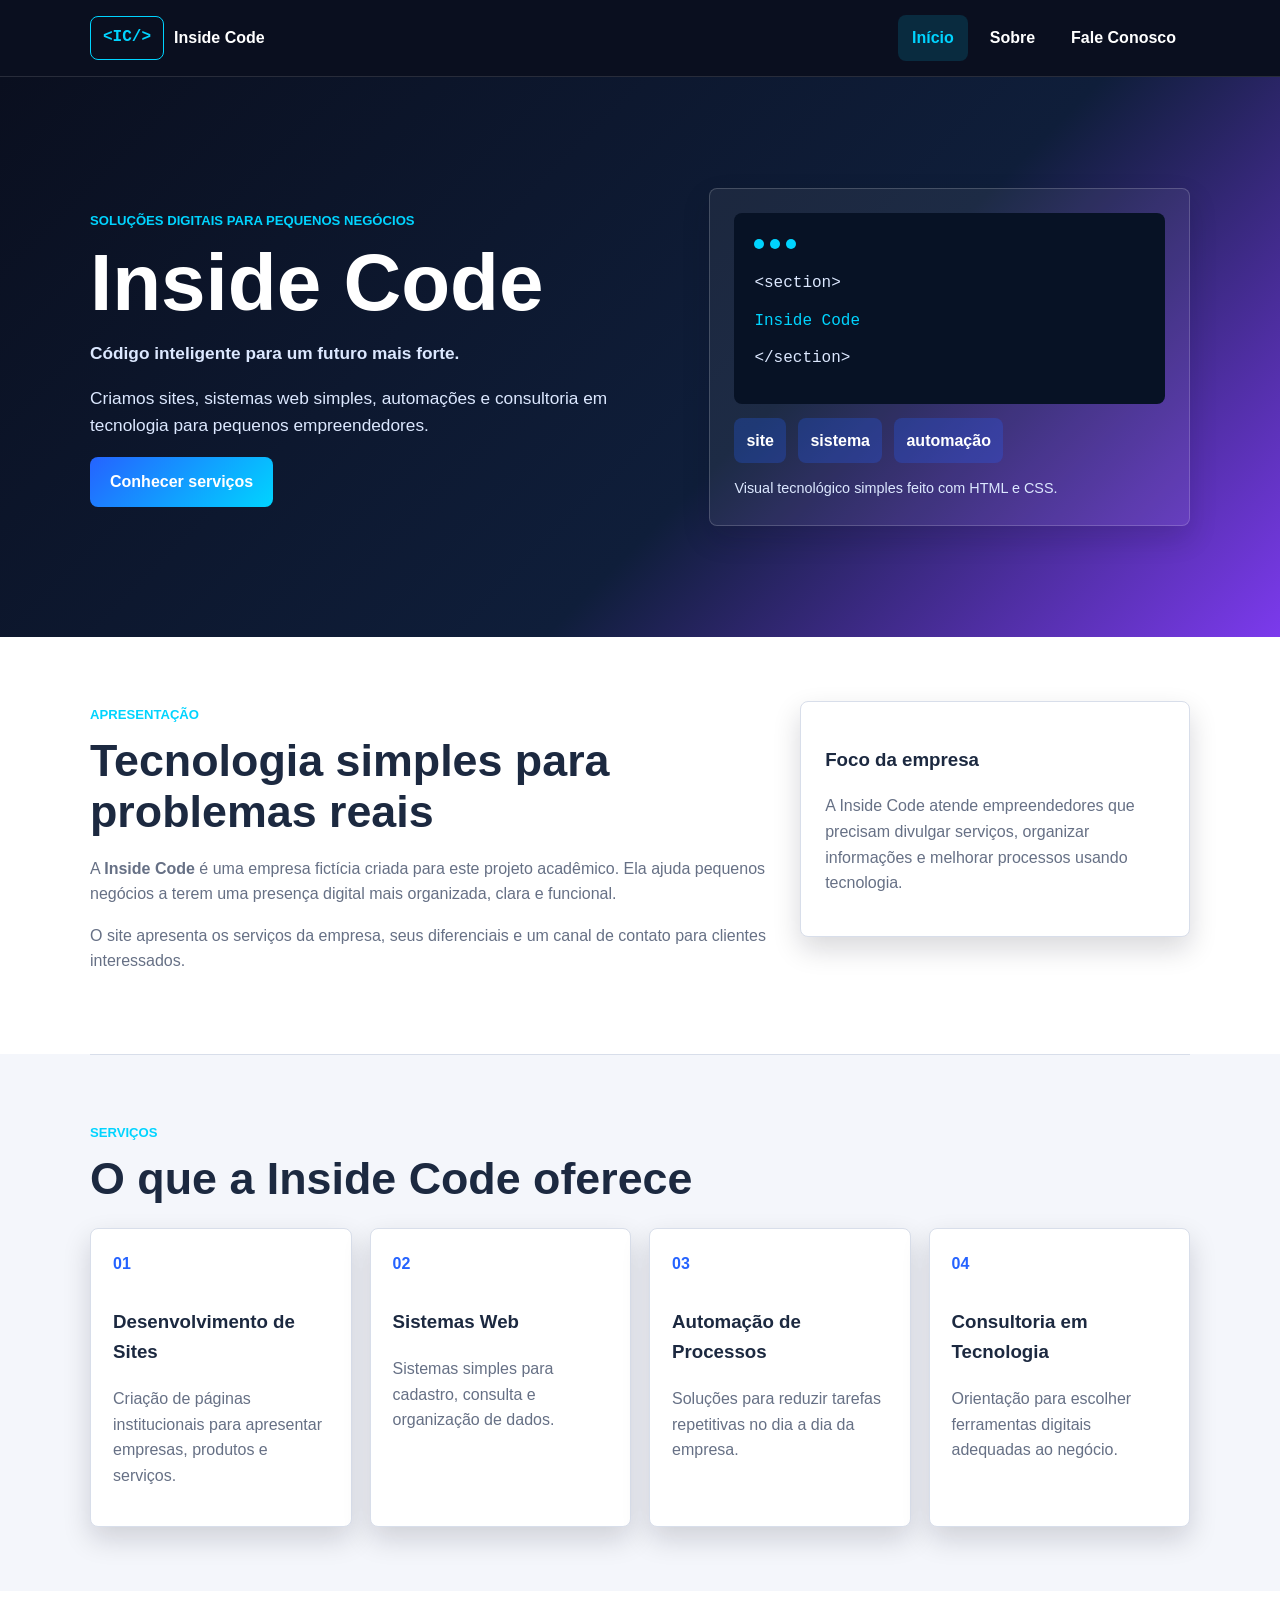
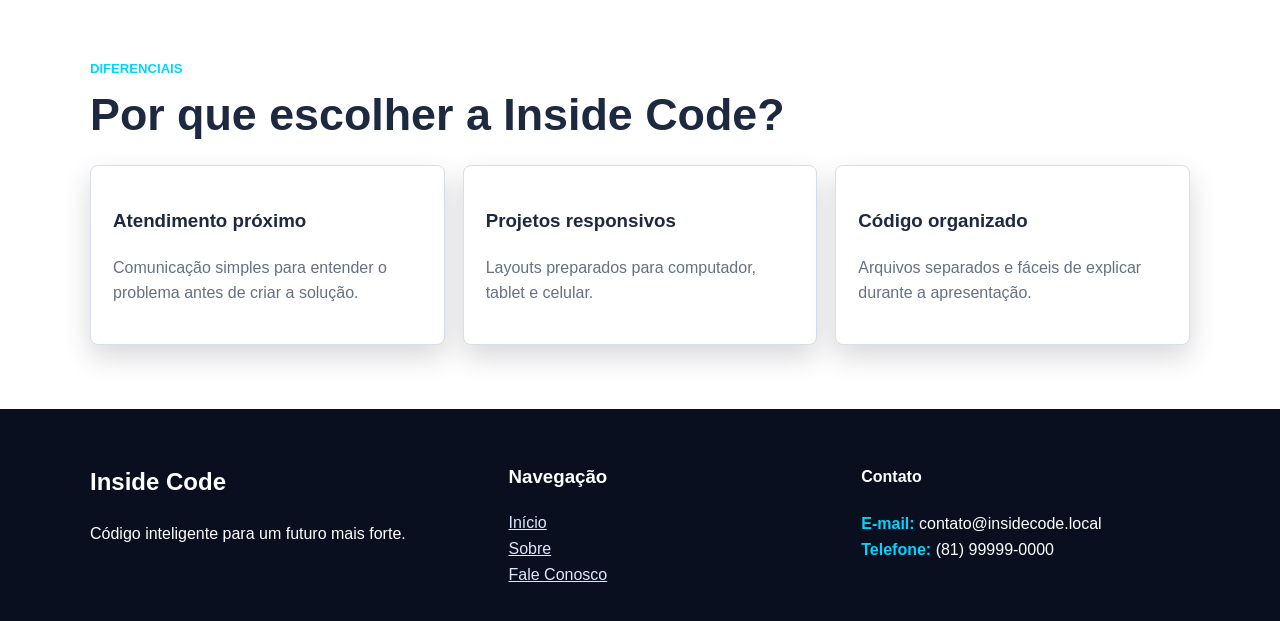
<file: index.html>
<!DOCTYPE html>
<html lang="pt-BR">
<head>
  <meta charset="UTF-8">
  <meta name="viewport" content="width=device-width, initial-scale=1.0">
  <meta name="description" content="Site institucional da Inside Code, empresa fictícia de tecnologia para pequenos negócios.">
  <title>Inside Code | Início</title>
  <link rel="stylesheet" href="css/style.css">
</head>
<body>
  <header class="cabecalho">
    <div class="container topo">
      <a class="logo" href="index.html" title="Página inicial da Inside Code">
        <span class="logo-simbolo">&lt;IC/&gt;</span>
        <span class="logo-nome">Inside Code</span>
      </a>

      <nav class="menu" aria-label="Menu principal">
        <button id="botao-menu" class="botao-menu" type="button" title="Abrir menu">
          <span></span>
          <span></span>
          <span></span>
        </button>
        <ul id="lista-menu">
          <li><a class="ativo" href="index.html">Início</a></li>
          <li><a href="sobre.html">Sobre</a></li>
          <li><a href="contato.html">Fale Conosco</a></li>
        </ul>
      </nav>
    </div>
  </header>

  <main>
    <section class="banner" aria-labelledby="titulo-principal">
      <div class="container banner-conteudo">
        <article class="banner-texto">
          <span class="tag">Soluções digitais para pequenos negócios</span>
          <h1 id="titulo-principal">Inside Code</h1>
          <p class="slogan">Código inteligente para um futuro mais forte.</p>
          <p>
            Criamos sites, sistemas web simples, automações e consultoria em tecnologia para pequenos empreendedores.
          </p>
          <a class="botao" href="#servicos">Conhecer serviços</a>
        </article>

        <figure class="banner-visual">
          <div class="janela-codigo">
            <div class="bolinhas"><span></span><span></span><span></span></div>
            <p>&lt;section&gt;</p>
            <p class="linha-destaque">Inside Code</p>
            <p>&lt;/section&gt;</p>
          </div>
          <div class="cartao-fluxo">site</div>
          <div class="cartao-fluxo">sistema</div>
          <div class="cartao-fluxo">automação</div>
          <figcaption>Visual tecnológico simples feito com HTML e CSS.</figcaption>
        </figure>
      </div>
    </section>

    <section class="secao" aria-labelledby="titulo-apresentacao">
      <div class="container duas-colunas">
        <article>
          <span class="tag">Apresentação</span>
          <h2 id="titulo-apresentacao">Tecnologia simples para problemas reais</h2>
          <p>
            A <strong>Inside Code</strong> é uma empresa fictícia criada para este projeto acadêmico.
            Ela ajuda pequenos negócios a terem uma presença digital mais organizada, clara e funcional.
          </p>
          <p>
            O site apresenta os serviços da empresa, seus diferenciais e um canal de contato para clientes interessados.
          </p>
        </article>

        <aside class="caixa">
          <h3>Foco da empresa</h3>
          <p>
            A Inside Code atende empreendedores que precisam divulgar serviços, organizar informações e melhorar processos usando tecnologia.
          </p>
        </aside>
      </div>
    </section>

    <hr>

    <section id="servicos" class="secao fundo-claro" aria-labelledby="titulo-servicos">
      <div class="container">
        <span class="tag">Serviços</span>
        <h2 id="titulo-servicos">O que a Inside Code oferece</h2>

        <div class="cards">
          <article class="card">
            <span>01</span>
            <h3>Desenvolvimento de Sites</h3>
            <p>Criação de páginas institucionais para apresentar empresas, produtos e serviços.</p>
          </article>

          <article class="card">
            <span>02</span>
            <h3>Sistemas Web</h3>
            <p>Sistemas simples para cadastro, consulta e organização de dados.</p>
          </article>

          <article class="card">
            <span>03</span>
            <h3>Automação de Processos</h3>
            <p>Soluções para reduzir tarefas repetitivas no dia a dia da empresa.</p>
          </article>

          <article class="card">
            <span>04</span>
            <h3>Consultoria em Tecnologia</h3>
            <p>Orientação para escolher ferramentas digitais adequadas ao negócio.</p>
          </article>
        </div>
      </div>
    </section>

    <section class="secao" aria-labelledby="titulo-diferenciais">
      <div class="container">
        <span class="tag">Diferenciais</span>
        <h2 id="titulo-diferenciais">Por que escolher a Inside Code?</h2>

        <div class="cards tres-cards">
          <article class="card">
            <h3>Atendimento próximo</h3>
            <p>Comunicação simples para entender o problema antes de criar a solução.</p>
          </article>

          <article class="card">
            <h3>Projetos responsivos</h3>
            <p>Layouts preparados para computador, tablet e celular.</p>
          </article>

          <article class="card">
            <h3>Código organizado</h3>
            <p>Arquivos separados e fáceis de explicar durante a apresentação.</p>
          </article>
        </div>
      </div>
    </section>
  </main>

  <footer class="rodape">
    <div class="container rodape-conteudo">
      <section>
        <h2>Inside Code</h2>
        <p>Código inteligente para um futuro mais forte.</p>
      </section>

      <section>
        <h3>Navegação</h3>
        <ul>
          <li><a href="index.html">Início</a></li>
          <li><a href="sobre.html">Sobre</a></li>
          <li><a href="contato.html">Fale Conosco</a></li>
        </ul>
      </section>

      <section>
        <h4>Contato</h4>
        <p><span>E-mail:</span> contato@insidecode.local<br><span>Telefone:</span> (81) 99999-0000</p>
      </section>
    </div>
  </footer>

  <script src="js/script.js"></script>
</body>
</html>
</file>
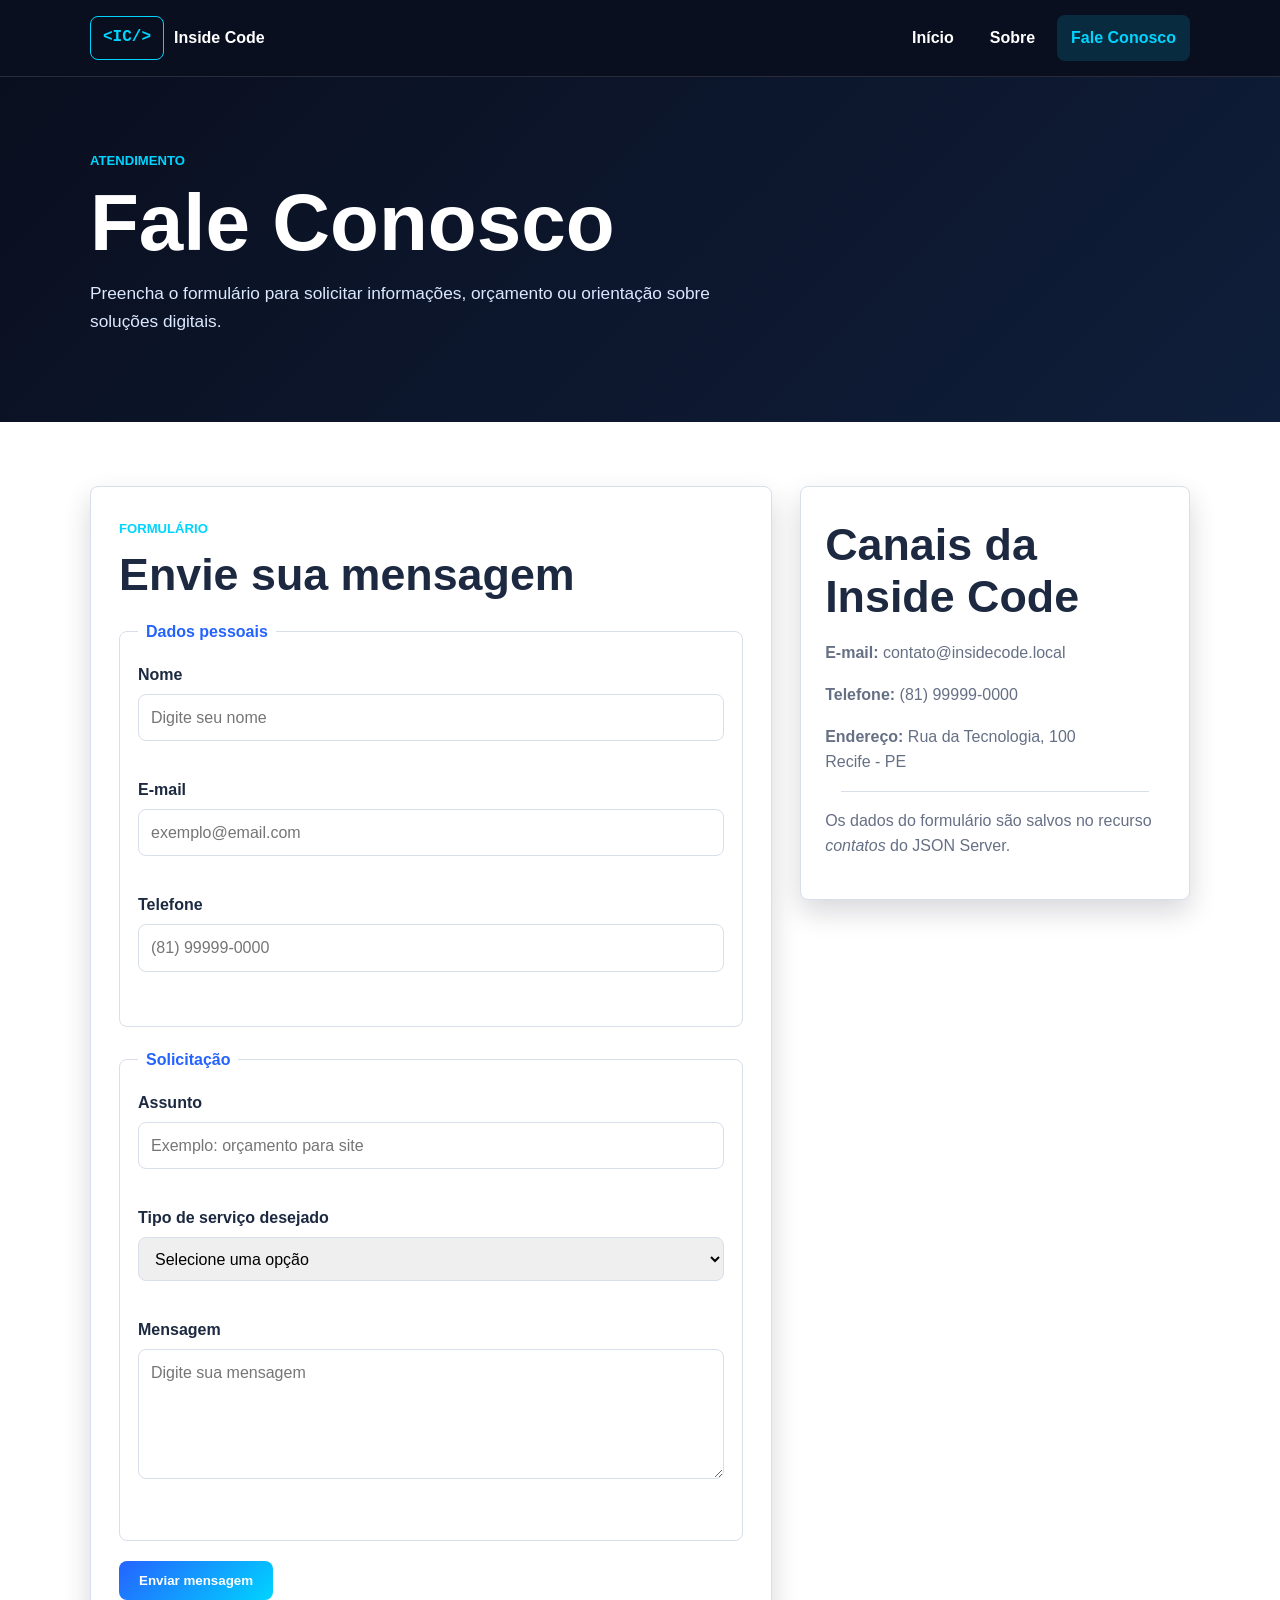
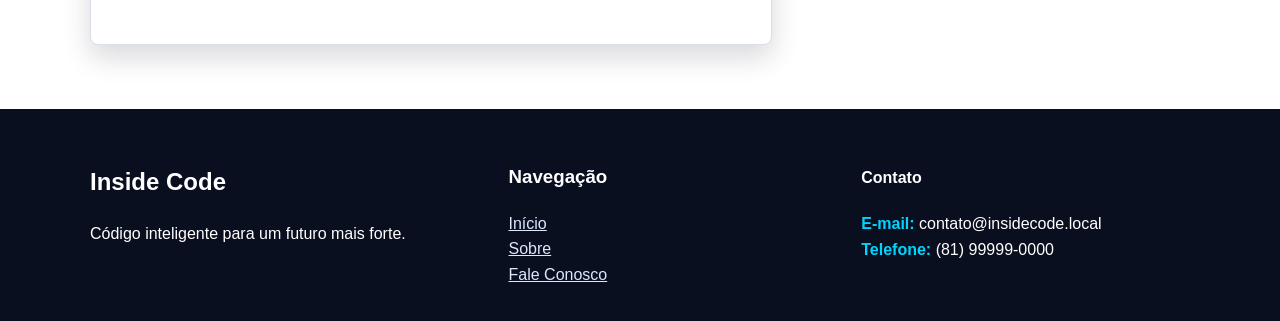
<file: contato.html>
<!DOCTYPE html>
<html lang="pt-BR">
<head>
  <meta charset="UTF-8">
  <meta name="viewport" content="width=device-width, initial-scale=1.0">
  <meta name="description" content="Entre em contato com a Inside Code usando um formulário validado com JavaScript.">
  <title>Inside Code | Fale Conosco</title>
  <link rel="stylesheet" href="css/style.css">
</head>
<body>
  <header class="cabecalho">
    <div class="container topo">
      <a class="logo" href="index.html" title="Página inicial da Inside Code">
        <span class="logo-simbolo">&lt;IC/&gt;</span>
        <span class="logo-nome">Inside Code</span>
      </a>

      <nav class="menu" aria-label="Menu principal">
        <button id="botao-menu" class="botao-menu" type="button" title="Abrir menu">
          <span></span>
          <span></span>
          <span></span>
        </button>
        <ul id="lista-menu">
          <li><a href="index.html">Início</a></li>
          <li><a href="sobre.html">Sobre</a></li>
          <li><a class="ativo" href="contato.html">Fale Conosco</a></li>
        </ul>
      </nav>
    </div>
  </header>

  <main>
    <section class="topo-pagina" aria-labelledby="titulo-contato">
      <div class="container">
        <span class="tag">Atendimento</span>
        <h1 id="titulo-contato">Fale Conosco</h1>
        <p>Preencha o formulário para solicitar informações, orçamento ou orientação sobre soluções digitais.</p>
      </div>
    </section>

    <section class="secao" aria-labelledby="titulo-formulario">
      <div class="container contato-grid">
        <article class="formulario-box">
          <span class="tag">Formulário</span>
          <h2 id="titulo-formulario">Envie sua mensagem</h2>

          <form id="form-contato" novalidate>
            <fieldset>
              <legend>Dados pessoais</legend>

              <div class="campo">
                <label for="nome">Nome</label>
                <input id="nome" name="nome" type="text" placeholder="Digite seu nome" minlength="3" maxlength="80" required title="Informe seu nome">
                <span class="erro" id="erro-nome"></span>
              </div>

              <div class="campo">
                <label for="email">E-mail</label>
                <input id="email" name="email" type="email" placeholder="exemplo@email.com" maxlength="100" required title="Informe um e-mail válido">
                <span class="erro" id="erro-email"></span>
              </div>

              <div class="campo">
                <label for="telefone">Telefone</label>
                <input id="telefone" name="telefone" type="tel" placeholder="(81) 99999-0000" minlength="10" maxlength="15" required title="Informe seu telefone">
                <span class="erro" id="erro-telefone"></span>
              </div>
            </fieldset>

            <fieldset>
              <legend>Solicitação</legend>

              <div class="campo">
                <label for="assunto">Assunto</label>
                <input id="assunto" name="assunto" type="text" placeholder="Exemplo: orçamento para site" maxlength="90" required title="Informe o assunto">
                <span class="erro" id="erro-assunto"></span>
              </div>

              <div class="campo">
                <label for="tipoServico">Tipo de serviço desejado</label>
                <select id="tipoServico" name="tipoServico" required title="Escolha o tipo de serviço">
                  <option value="">Selecione uma opção</option>
                  <option value="Desenvolvimento de Sites">Desenvolvimento de Sites</option>
                  <option value="Sistemas Web">Sistemas Web</option>
                  <option value="Automação de Processos">Automação de Processos</option>
                  <option value="Consultoria em Tecnologia">Consultoria em Tecnologia</option>
                </select>
                <span class="erro" id="erro-tipoServico"></span>
              </div>

              <div class="campo">
                <label for="mensagem">Mensagem</label>
                <textarea id="mensagem" name="mensagem" placeholder="Digite sua mensagem" minlength="10" maxlength="500" required title="Digite sua mensagem"></textarea>
                <span class="erro" id="erro-mensagem"></span>
              </div>
            </fieldset>

            <button class="botao" type="submit">Enviar mensagem</button>
            <p id="mensagem-status" class="mensagem-status"></p>
          </form>
        </article>

        <aside class="caixa contato-lateral">
          <h2>Canais da Inside Code</h2>
          <p><strong>E-mail:</strong> contato@insidecode.local</p>
          <p><strong>Telefone:</strong> (81) 99999-0000</p>
          <p><strong>Endereço:</strong> Rua da Tecnologia, 100<br>Recife - PE</p>
          <hr>
          <p>Os dados do formulário são salvos no recurso <em>contatos</em> do JSON Server.</p>
        </aside>
      </div>
    </section>
  </main>

  <footer class="rodape">
    <div class="container rodape-conteudo">
      <section>
        <h2>Inside Code</h2>
        <p>Código inteligente para um futuro mais forte.</p>
      </section>

      <section>
        <h3>Navegação</h3>
        <ul>
          <li><a href="index.html">Início</a></li>
          <li><a href="sobre.html">Sobre</a></li>
          <li><a href="contato.html">Fale Conosco</a></li>
        </ul>
      </section>

      <section>
        <h4>Contato</h4>
        <p><span>E-mail:</span> contato@insidecode.local<br><span>Telefone:</span> (81) 99999-0000</p>
      </section>
    </div>
  </footer>

  <script src="js/script.js"></script>
</body>
</html>
</file>
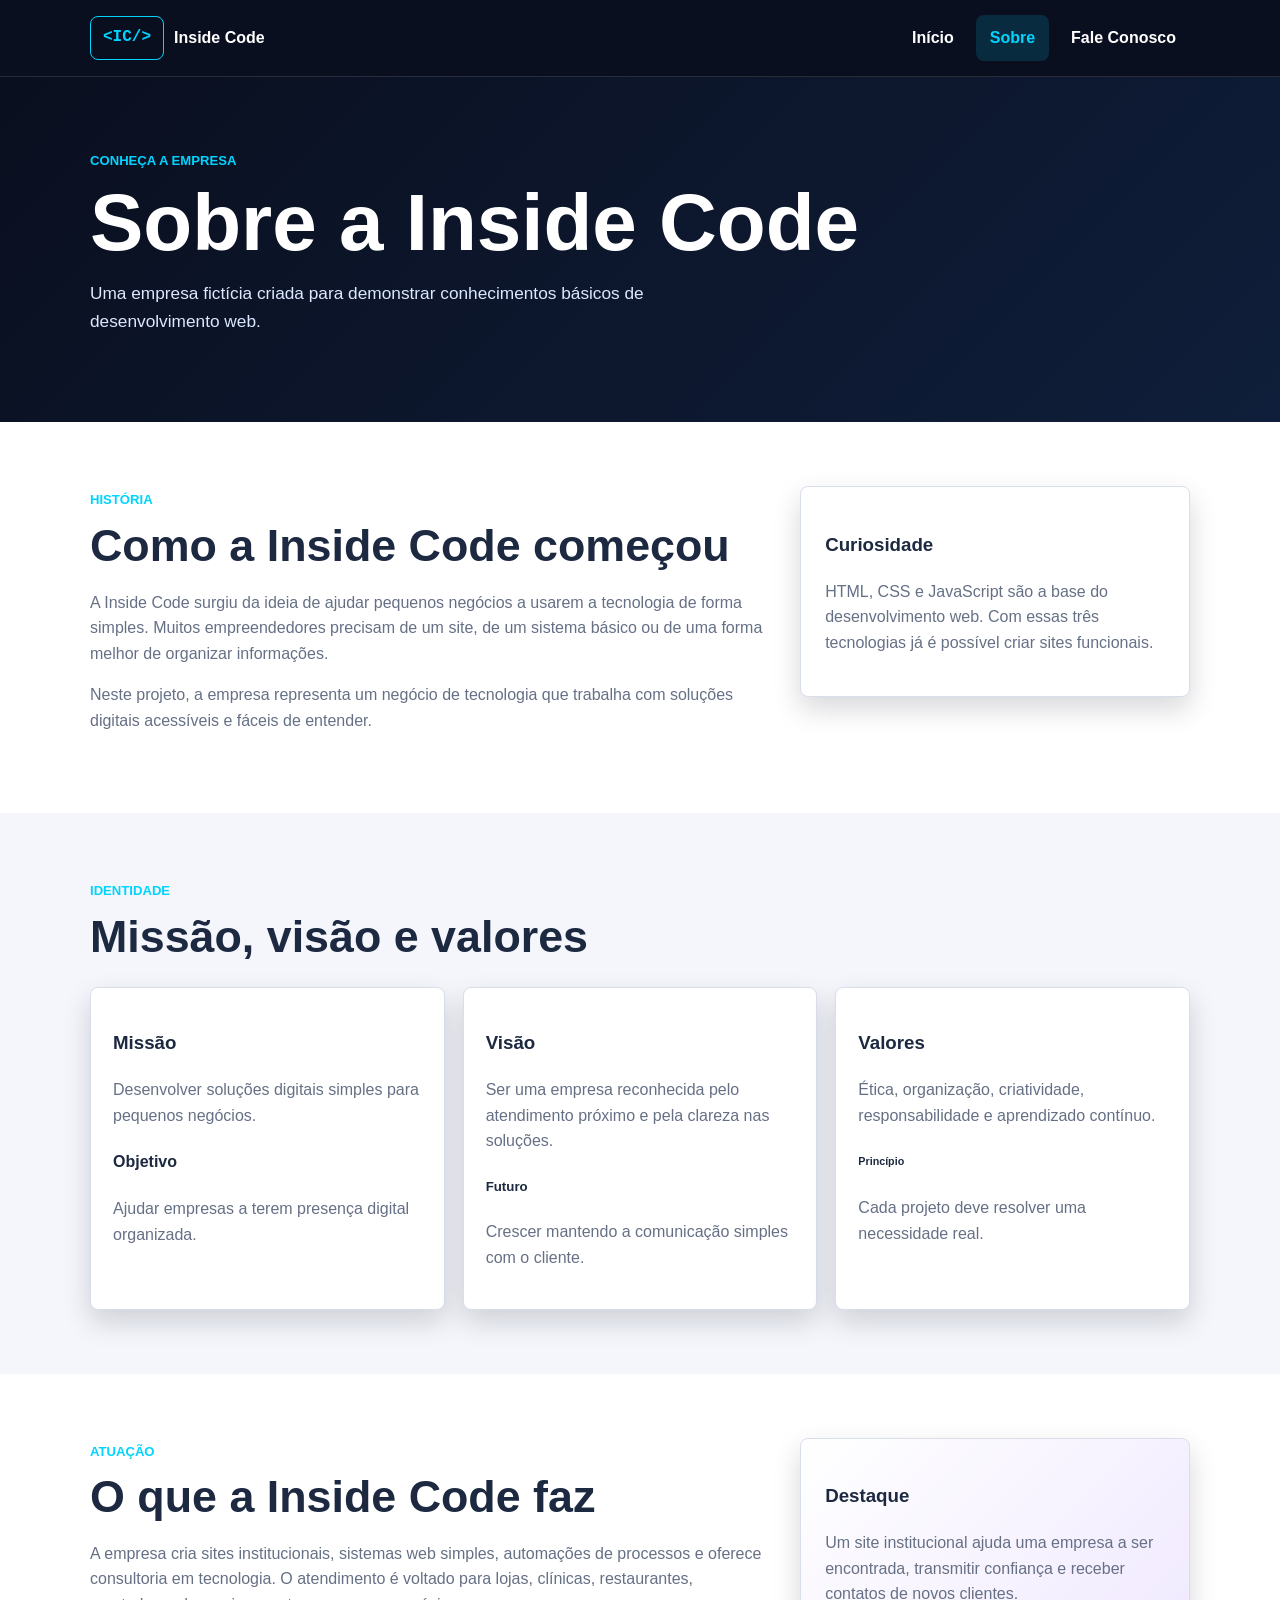
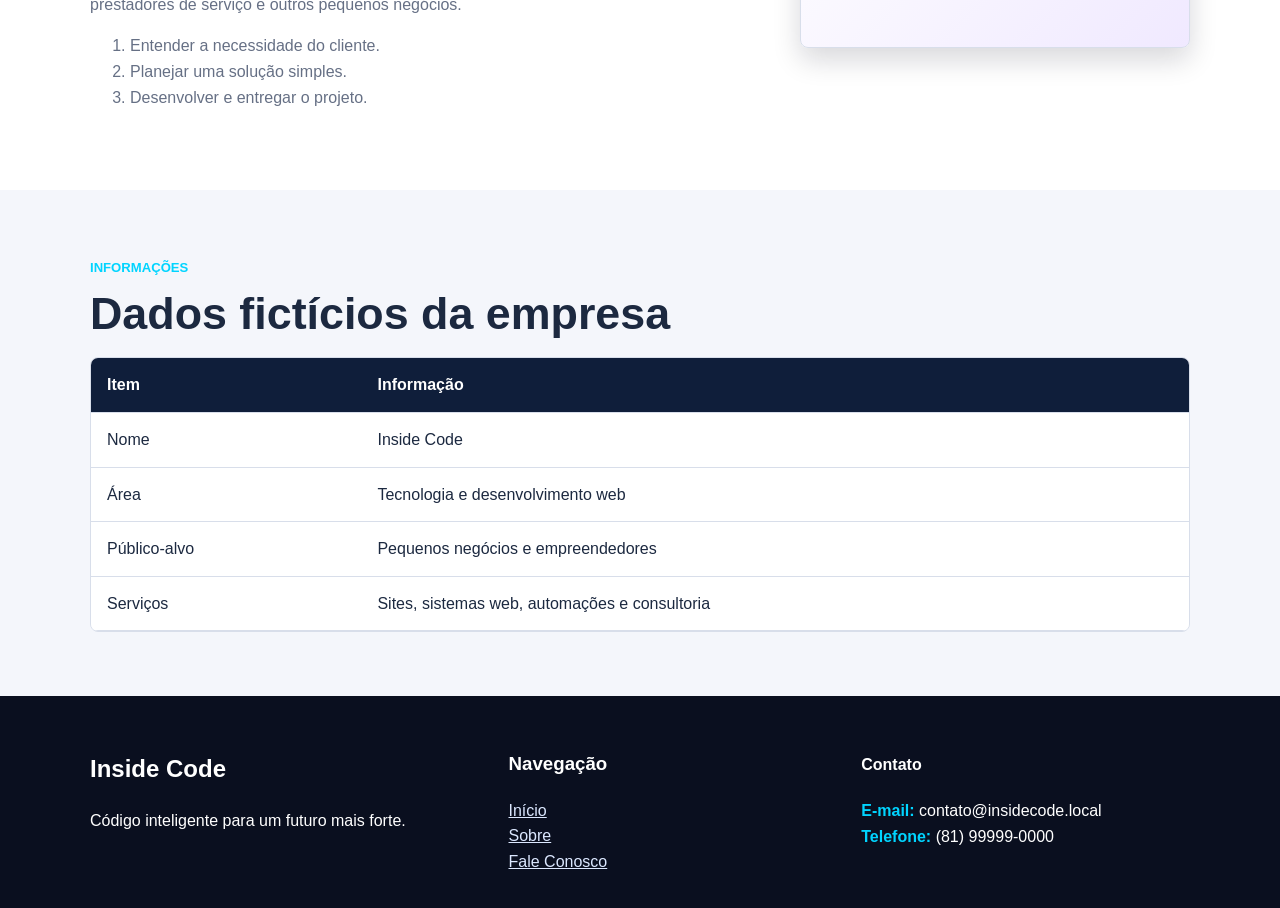
<file: sobre.html>
<!DOCTYPE html>
<html lang="pt-BR">
<head>
  <meta charset="UTF-8">
  <meta name="viewport" content="width=device-width, initial-scale=1.0">
  <meta name="description" content="Conheça a história, missão, visão e valores da Inside Code.">
  <title>Inside Code | Sobre</title>
  <link rel="stylesheet" href="css/style.css">
</head>
<body>
  <header class="cabecalho">
    <div class="container topo">
      <a class="logo" href="index.html" title="Página inicial da Inside Code">
        <span class="logo-simbolo">&lt;IC/&gt;</span>
        <span class="logo-nome">Inside Code</span>
      </a>

      <nav class="menu" aria-label="Menu principal">
        <button id="botao-menu" class="botao-menu" type="button" title="Abrir menu">
          <span></span>
          <span></span>
          <span></span>
        </button>
        <ul id="lista-menu">
          <li><a href="index.html">Início</a></li>
          <li><a class="ativo" href="sobre.html">Sobre</a></li>
          <li><a href="contato.html">Fale Conosco</a></li>
        </ul>
      </nav>
    </div>
  </header>

  <main>
    <section class="topo-pagina" aria-labelledby="titulo-sobre">
      <div class="container">
        <span class="tag">Conheça a empresa</span>
        <h1 id="titulo-sobre">Sobre a Inside Code</h1>
        <p>Uma empresa fictícia criada para demonstrar conhecimentos básicos de desenvolvimento web.</p>
      </div>
    </section>

    <section class="secao" aria-labelledby="historia">
      <div class="container duas-colunas">
        <article>
          <span class="tag">História</span>
          <h2 id="historia">Como a Inside Code começou</h2>
          <p>
            A Inside Code surgiu da ideia de ajudar pequenos negócios a usarem a tecnologia de forma simples.
            Muitos empreendedores precisam de um site, de um sistema básico ou de uma forma melhor de organizar informações.
          </p>
          <p>
            Neste projeto, a empresa representa um negócio de tecnologia que trabalha com soluções digitais acessíveis e fáceis de entender.
          </p>
        </article>

        <aside class="caixa">
          <h3>Curiosidade</h3>
          <p>
            HTML, CSS e JavaScript são a base do desenvolvimento web. Com essas três tecnologias já é possível criar sites funcionais.
          </p>
        </aside>
      </div>
    </section>

    <section class="secao fundo-claro" aria-labelledby="missao">
      <div class="container">
        <span class="tag">Identidade</span>
        <h2 id="missao">Missão, visão e valores</h2>

        <div class="cards tres-cards">
          <article class="card">
            <h3>Missão</h3>
            <p>Desenvolver soluções digitais simples para pequenos negócios.</p>
            <h4>Objetivo</h4>
            <p>Ajudar empresas a terem presença digital organizada.</p>
          </article>

          <article class="card">
            <h3>Visão</h3>
            <p>Ser uma empresa reconhecida pelo atendimento próximo e pela clareza nas soluções.</p>
            <h5>Futuro</h5>
            <p>Crescer mantendo a comunicação simples com o cliente.</p>
          </article>

          <article class="card">
            <h3>Valores</h3>
            <p>Ética, organização, criatividade, responsabilidade e aprendizado contínuo.</p>
            <h6>Princípio</h6>
            <p>Cada projeto deve resolver uma necessidade real.</p>
          </article>
        </div>
      </div>
    </section>

    <section class="secao" aria-labelledby="atuacao">
      <div class="container duas-colunas">
        <article>
          <span class="tag">Atuação</span>
          <h2 id="atuacao">O que a Inside Code faz</h2>
          <p>
            A empresa cria sites institucionais, sistemas web simples, automações de processos e oferece consultoria em tecnologia.
            O atendimento é voltado para lojas, clínicas, restaurantes, prestadores de serviço e outros pequenos negócios.
          </p>
          <ol>
            <li>Entender a necessidade do cliente.</li>
            <li>Planejar uma solução simples.</li>
            <li>Desenvolver e entregar o projeto.</li>
          </ol>
        </article>

        <aside class="caixa violeta">
          <h3>Destaque</h3>
          <p>
            Um site institucional ajuda uma empresa a ser encontrada, transmitir confiança e receber contatos de novos clientes.
          </p>
        </aside>
      </div>
    </section>

    <section class="secao fundo-claro" aria-labelledby="dados">
      <div class="container">
        <span class="tag">Informações</span>
        <h2 id="dados">Dados fictícios da empresa</h2>

        <div class="tabela">
          <table>
            <thead>
              <tr>
                <th>Item</th>
                <th>Informação</th>
              </tr>
            </thead>
            <tbody>
              <tr>
                <td>Nome</td>
                <td>Inside Code</td>
              </tr>
              <tr>
                <td>Área</td>
                <td>Tecnologia e desenvolvimento web</td>
              </tr>
              <tr>
                <td>Público-alvo</td>
                <td>Pequenos negócios e empreendedores</td>
              </tr>
              <tr>
                <td>Serviços</td>
                <td>Sites, sistemas web, automações e consultoria</td>
              </tr>
            </tbody>
          </table>
        </div>
      </div>
    </section>
  </main>

  <footer class="rodape">
    <div class="container rodape-conteudo">
      <section>
        <h2>Inside Code</h2>
        <p>Código inteligente para um futuro mais forte.</p>
      </section>

      <section>
        <h3>Navegação</h3>
        <ul>
          <li><a href="index.html">Início</a></li>
          <li><a href="sobre.html">Sobre</a></li>
          <li><a href="contato.html">Fale Conosco</a></li>
        </ul>
      </section>

      <section>
        <h4>Contato</h4>
        <p><span>E-mail:</span> contato@insidecode.local<br><span>Telefone:</span> (81) 99999-0000</p>
      </section>
    </div>
  </footer>

  <script src="js/script.js"></script>
</body>
</html>
</file>
<file: css/style.css>
:root {
  --azul-marinho: #0A0F1F;
  --azul-escuro: #0F1E3A;
  --azul-eletrico: #2563FF;
  --ciano: #00D4FF;
  --violeta: #7C3AED;
  --cinza-claro: #F4F6FB;
  --branco: #FFFFFF;
  --texto: #1c2940;
  --cinza-texto: #667085;
  --borda: #d8deea;
  --sombra: 0 12px 28px rgba(10, 15, 31, 0.16);
  --raio: 8px;
}

* {
  box-sizing: border-box;
}

body {
  margin: 0;
  background: var(--cinza-claro);
  color: var(--texto);
  font-family: Arial, Helvetica, sans-serif;
  line-height: 1.6;
}

a {
  color: inherit;
}

.container {
  width: min(1100px, calc(100% - 32px));
  margin: 0 auto;
}

.cabecalho {
  background: var(--azul-marinho);
  color: var(--branco);
  border-bottom: 1px solid rgba(255, 255, 255, 0.12);
}

.topo {
  display: flex;
  align-items: center;
  justify-content: space-between;
  min-height: 76px;
  gap: 20px;
}

.logo {
  display: flex;
  align-items: center;
  gap: 10px;
  text-decoration: none;
  font-weight: 700;
}

.logo-simbolo {
  padding: 8px 12px;
  border: 1px solid var(--ciano);
  border-radius: var(--raio);
  color: var(--ciano);
  font-family: Consolas, "Courier New", monospace;
}

.menu ul {
  display: flex;
  gap: 8px;
  padding: 0;
  margin: 0;
  list-style: none;
}

.menu a {
  display: block;
  padding: 10px 14px;
  border-radius: var(--raio);
  color: var(--branco);
  text-decoration: none;
  font-weight: 700;
}

.menu a:hover,
.menu a.ativo {
  background: rgba(0, 212, 255, 0.14);
  color: var(--ciano);
}

.botao-menu {
  display: none;
  width: 42px;
  height: 42px;
  border: 1px solid rgba(255, 255, 255, 0.25);
  border-radius: var(--raio);
  background: transparent;
  cursor: pointer;
}

.botao-menu span {
  display: block;
  width: 20px;
  height: 2px;
  margin: 4px auto;
  background: var(--branco);
}

.banner {
  color: var(--branco);
  background: linear-gradient(135deg, var(--azul-marinho), var(--azul-escuro) 60%, var(--violeta));
}

.banner-conteudo {
  display: grid;
  grid-template-columns: 1.1fr 0.9fr;
  gap: 32px;
  align-items: center;
  min-height: 560px;
  padding: 64px 0;
}

.banner h1,
.topo-pagina h1 {
  margin: 10px 0;
  font-size: clamp(2.7rem, 7vw, 5rem);
  line-height: 1;
}

.banner p,
.topo-pagina p {
  max-width: 620px;
  color: #dce8ff;
  font-size: 1.08rem;
}

.slogan {
  color: var(--ciano);
  font-weight: 800;
}

.tag {
  color: var(--ciano);
  font-size: 0.82rem;
  font-weight: 800;
  text-transform: uppercase;
}

.botao {
  display: inline-block;
  padding: 12px 20px;
  border: 0;
  border-radius: var(--raio);
  background: linear-gradient(135deg, var(--azul-eletrico), var(--ciano));
  color: var(--branco);
  font-weight: 800;
  text-decoration: none;
  cursor: pointer;
  transition: transform 0.2s ease;
}

.botao:hover {
  transform: translateY(-2px);
}

.banner-visual {
  position: relative;
  min-height: 330px;
  margin: 0;
  padding: 24px;
  border: 1px solid rgba(255, 255, 255, 0.18);
  border-radius: var(--raio);
  background: rgba(255, 255, 255, 0.06);
  box-shadow: var(--sombra);
}

.janela-codigo {
  padding: 20px;
  border-radius: var(--raio);
  background: #071225;
  color: #dce8ff;
  font-family: Consolas, "Courier New", monospace;
}

.bolinhas span {
  display: inline-block;
  width: 10px;
  height: 10px;
  margin-right: 6px;
  border-radius: 50%;
  background: var(--ciano);
}

.janela-codigo p {
  margin: 12px 0;
  font-size: 1rem;
}

.janela-codigo .linha-destaque {
  color: var(--ciano);
}

.cartao-fluxo {
  display: inline-block;
  margin: 14px 8px 0 0;
  padding: 10px 12px;
  border-radius: var(--raio);
  background: rgba(37, 99, 255, 0.26);
  color: var(--branco);
  font-weight: 700;
}

figcaption {
  margin-top: 14px;
  color: #dce8ff;
  font-size: 0.9rem;
}

.secao {
  padding: 64px 0;
  background: var(--branco);
}

.fundo-claro {
  background: var(--cinza-claro);
}

.secao h2 {
  margin: 8px 0 18px;
  font-size: clamp(1.8rem, 4vw, 2.8rem);
  line-height: 1.15;
}

.secao p,
ol {
  color: var(--cinza-texto);
}

.duas-colunas,
.contato-grid {
  display: grid;
  grid-template-columns: 1.4fr 0.8fr;
  gap: 28px;
  align-items: start;
}

.caixa,
.card,
.formulario-box {
  border: 1px solid var(--borda);
  border-radius: var(--raio);
  background: var(--branco);
  box-shadow: var(--sombra);
}

.caixa {
  padding: 24px;
}

.caixa.violeta {
  background: linear-gradient(135deg, var(--branco), #f0e9ff);
}

.cards {
  display: grid;
  grid-template-columns: repeat(4, 1fr);
  gap: 18px;
  margin-top: 24px;
}

.tres-cards {
  grid-template-columns: repeat(3, 1fr);
}

.card {
  padding: 22px;
}

.card span {
  display: inline-block;
  margin-bottom: 12px;
  color: var(--azul-eletrico);
  font-weight: 800;
}

hr {
  width: min(1100px, calc(100% - 32px));
  height: 1px;
  border: 0;
  margin: 0 auto;
  background: var(--borda);
}

.topo-pagina {
  padding: 70px 0;
  color: var(--branco);
  background: linear-gradient(135deg, var(--azul-marinho), var(--azul-escuro));
}

.tabela {
  overflow-x: auto;
  border-radius: var(--raio);
  border: 1px solid var(--borda);
}

table {
  width: 100%;
  min-width: 600px;
  border-collapse: collapse;
  background: var(--branco);
}

th,
td {
  padding: 14px 16px;
  border-bottom: 1px solid var(--borda);
  text-align: left;
}

th {
  background: var(--azul-escuro);
  color: var(--branco);
}

.formulario-box {
  padding: 28px;
}

fieldset {
  margin: 0 0 20px;
  padding: 18px;
  border: 1px solid var(--borda);
  border-radius: var(--raio);
}

legend {
  padding: 0 8px;
  color: var(--azul-eletrico);
  font-weight: 800;
}

.campo {
  margin-bottom: 16px;
}

label {
  display: block;
  margin-bottom: 6px;
  font-weight: 800;
}

input,
select,
textarea {
  width: 100%;
  min-height: 44px;
  padding: 10px 12px;
  border: 1px solid var(--borda);
  border-radius: var(--raio);
  font: inherit;
}

textarea {
  min-height: 130px;
  resize: vertical;
}

.campo-erro {
  border-color: #d92d20;
}

.erro,
.mensagem-status.erro {
  color: #d92d20;
  font-weight: 700;
}

.erro {
  display: block;
  min-height: 20px;
  font-size: 0.9rem;
}

.mensagem-status.sucesso {
  color: #087443;
  font-weight: 800;
}

.rodape {
  padding: 34px 0;
  background: var(--azul-marinho);
  color: var(--branco);
}

.rodape-conteudo {
  display: grid;
  grid-template-columns: 1.2fr 1fr 1fr;
  gap: 24px;
}

.rodape ul {
  padding: 0;
  margin: 0;
  list-style: none;
}

.rodape a {
  color: #dce8ff;
}

.rodape span {
  color: var(--ciano);
  font-weight: 800;
}

@media (max-width: 820px) {
  .botao-menu {
    display: block;
  }

  .menu ul {
    display: none;
    position: absolute;
    left: 16px;
    right: 16px;
    top: 70px;
    flex-direction: column;
    padding: 12px;
    border-radius: var(--raio);
    background: var(--azul-escuro);
  }

  .menu ul.aberto {
    display: flex;
  }

  .banner-conteudo,
  .duas-colunas,
  .contato-grid,
  .rodape-conteudo {
    grid-template-columns: 1fr;
  }

  .cards,
  .tres-cards {
    grid-template-columns: 1fr;
  }

  .banner-conteudo {
    min-height: auto;
  }
}
</file>
